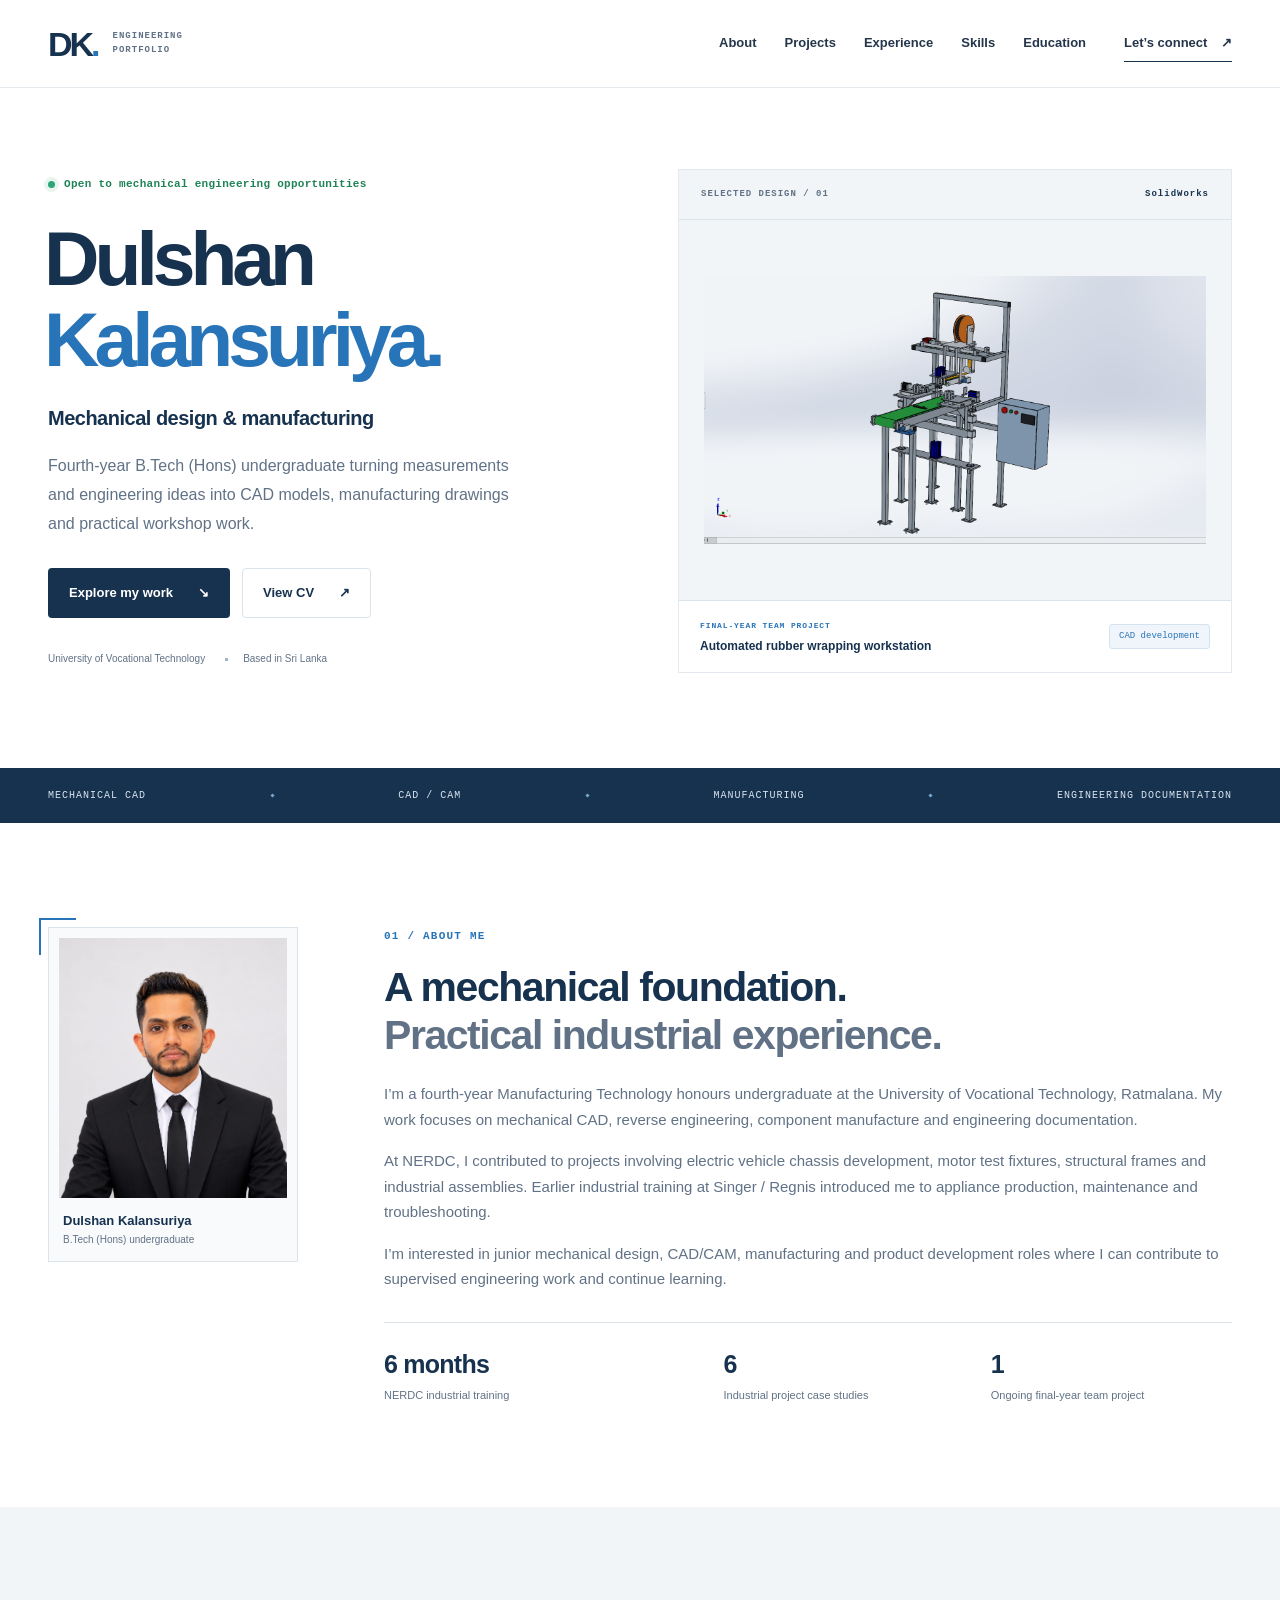
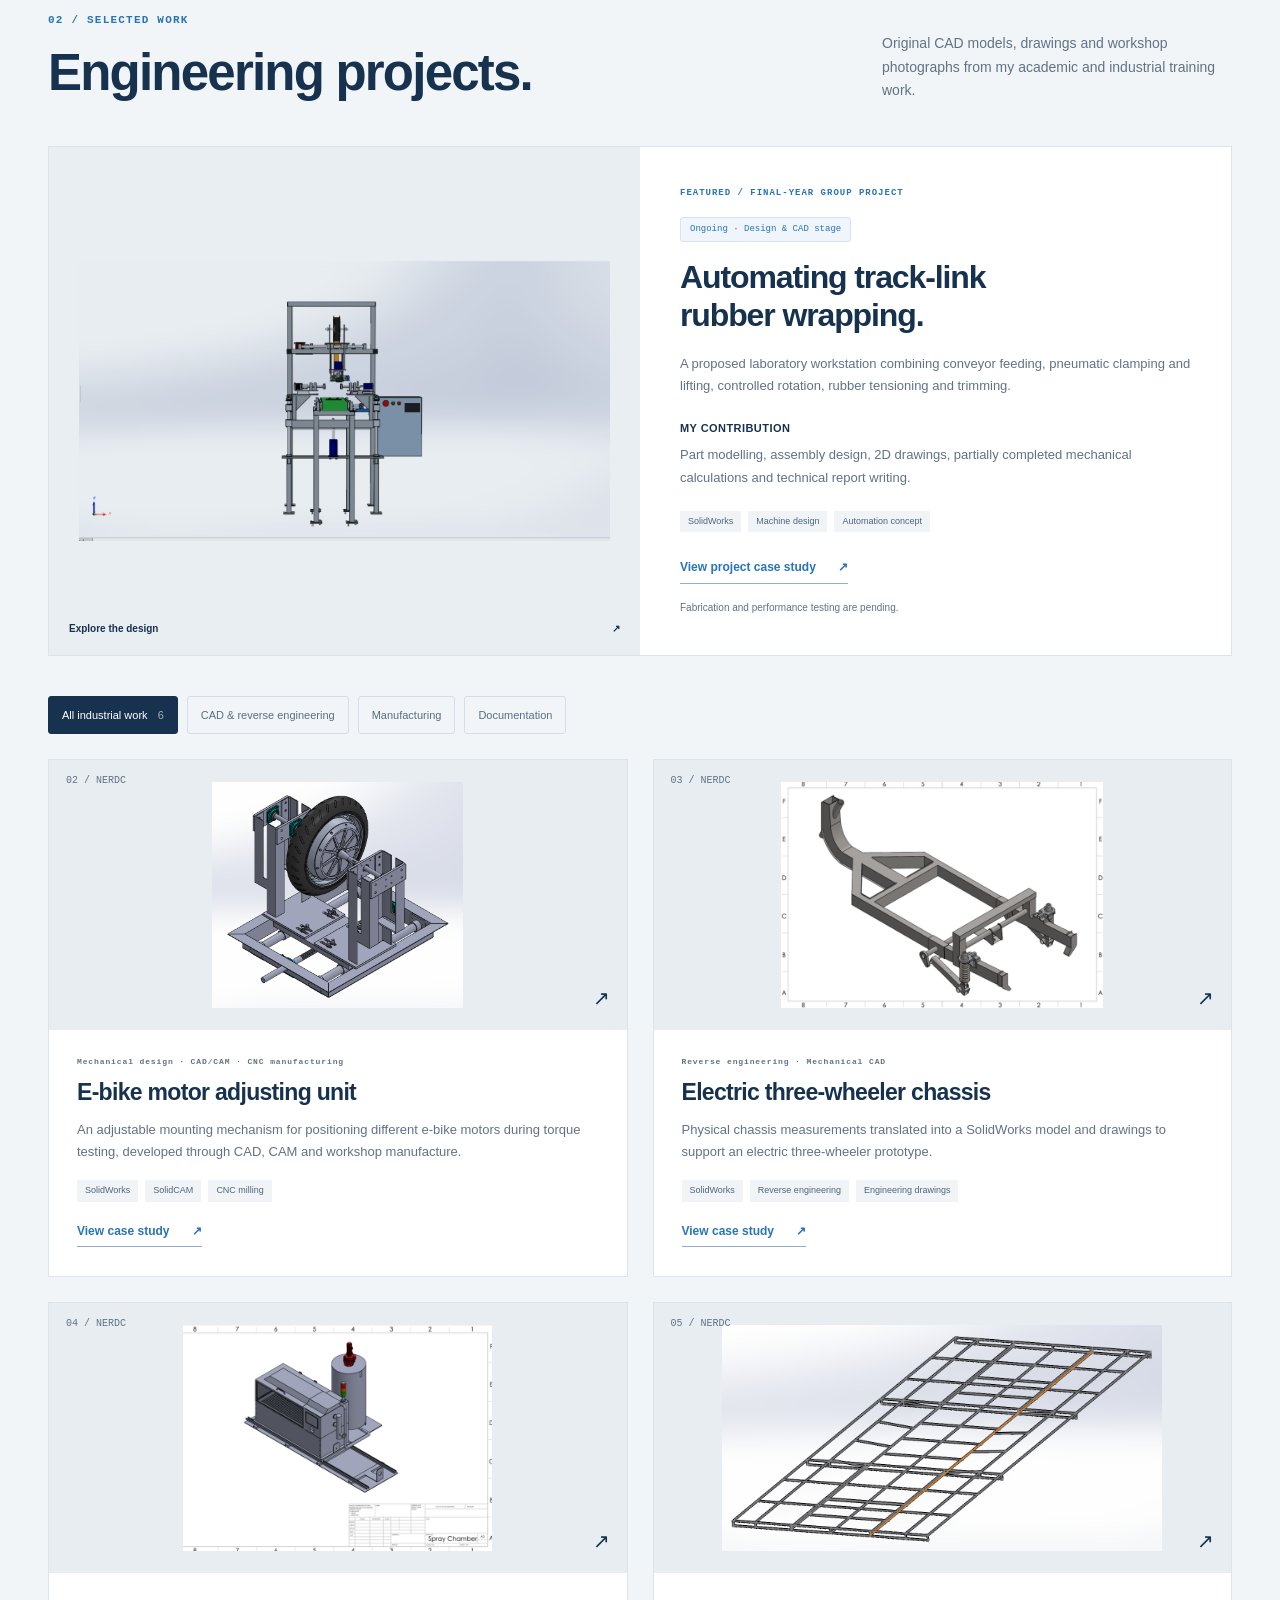
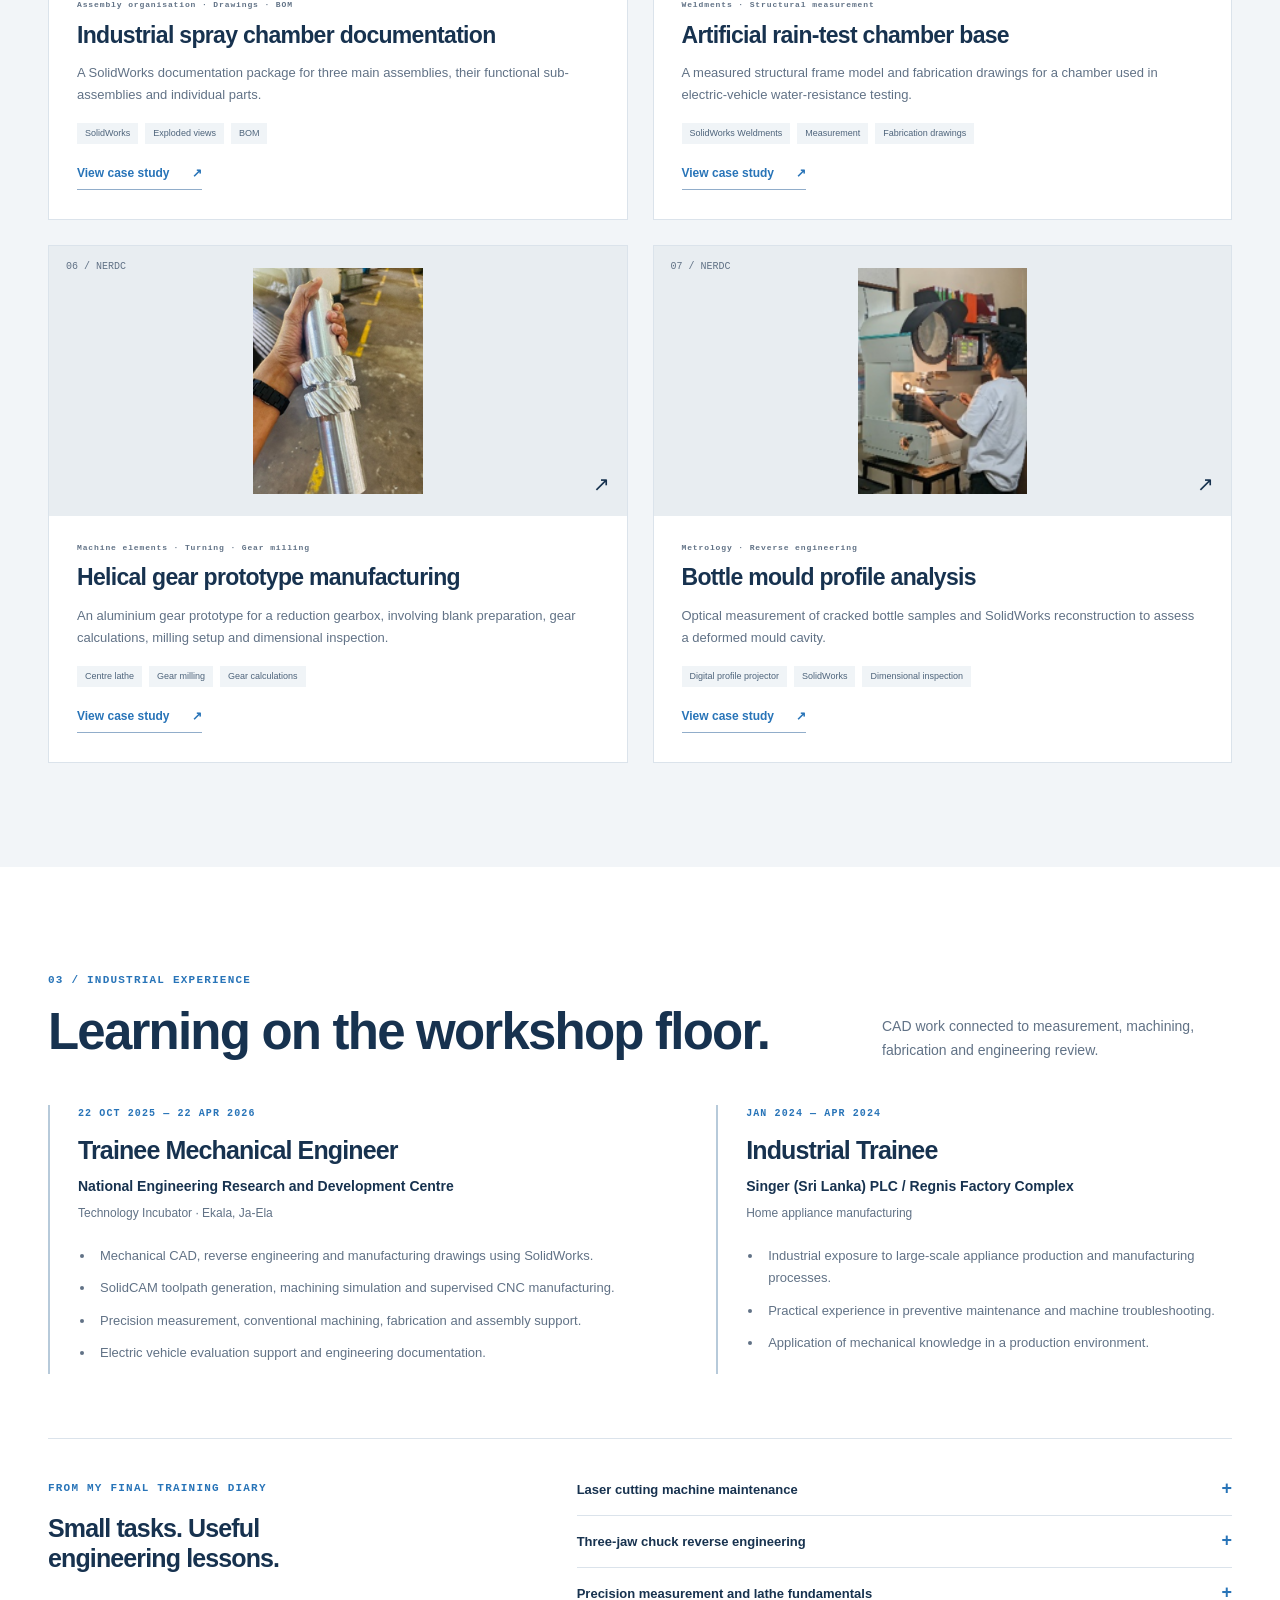
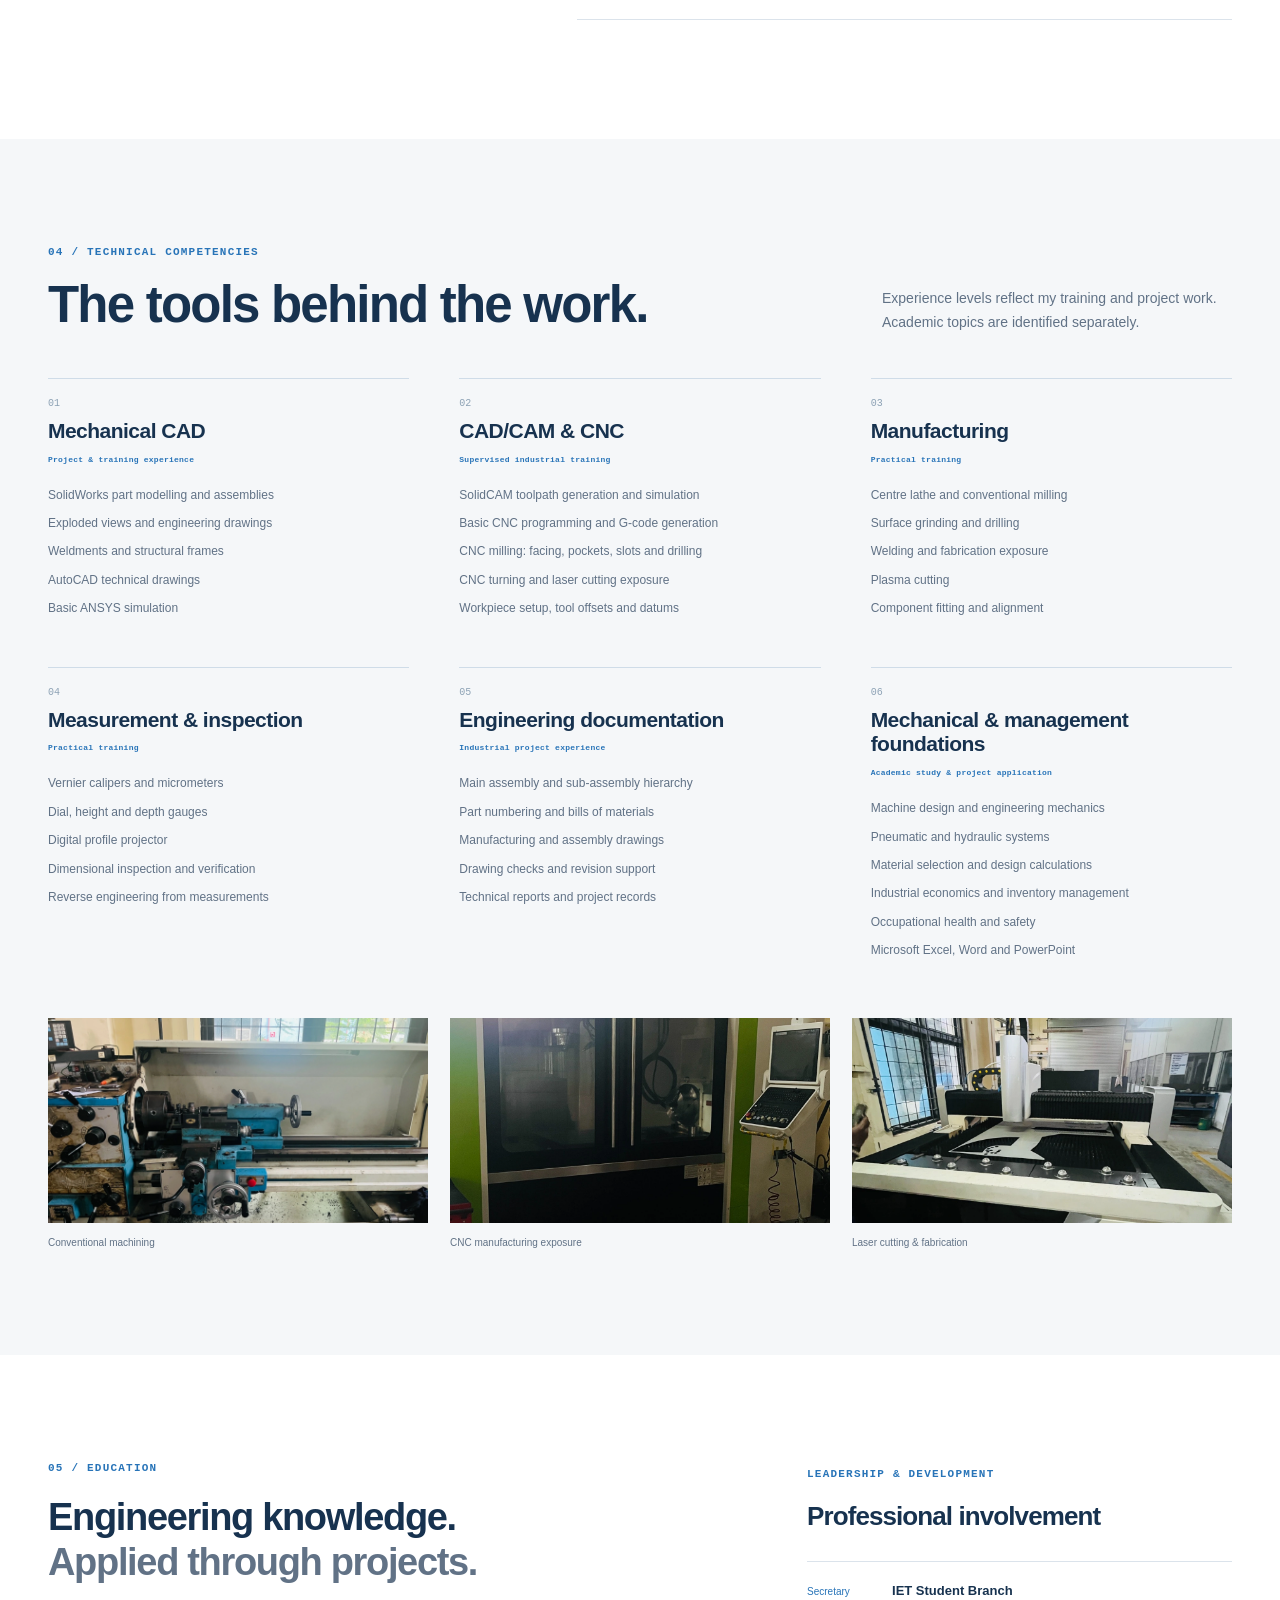
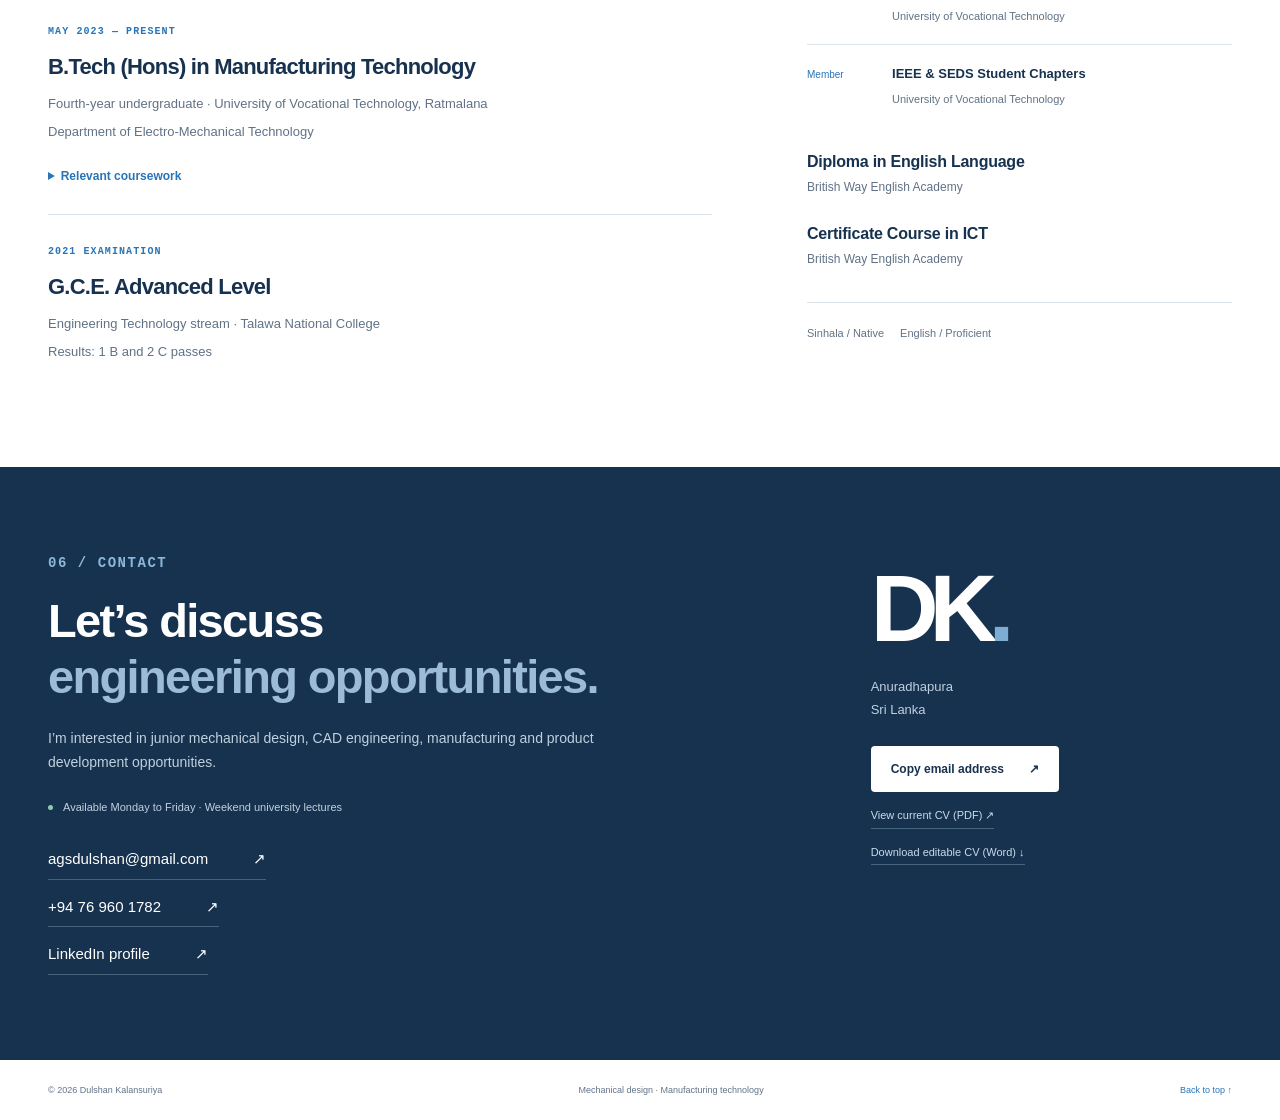
<file: index.html>
<!doctype html>
<html lang="en">
<head>
  <meta charset="utf-8">
  <meta name="viewport" content="width=device-width,initial-scale=1">
  <meta name="theme-color" content="#17324f">
  <meta name="description" content="Dulshan Kalansuriya — Manufacturing Technology honours undergraduate. Mechanical design, SolidWorks, CAD/CAM, CNC manufacturing and engineering project portfolio.">
  <title>Dulshan Kalansuriya | Mechanical Design Portfolio</title>
  <link rel="icon" href="favicon.svg" type="image/svg+xml">
  <link rel="stylesheet" href="styles.css?v=portrait-fit">
  <script src="projects.js?v=spray-assembly-bom" defer></script>
  <script src="app.js?v=motor-cad-views" defer></script>
</head>
<body>
  <a class="skip" href="#main">Skip to content</a>
  <header class="site-header">
    <a class="brand" href="#home" aria-label="Dulshan Kalansuriya home"><span class="monogram">DK<span>.</span></span><span class="brand-caption">ENGINEERING<br>PORTFOLIO</span></a>
    <button class="menu-toggle" aria-expanded="false" aria-controls="navigation" aria-label="Open navigation"><span></span><span></span></button>
    <nav id="navigation" aria-label="Main navigation">
      <a href="#about">About</a><a href="#projects">Projects</a><a href="#experience">Experience</a><a href="#expertise">Skills</a><a href="#education">Education</a>
      <a class="nav-contact" href="#contact">Let’s connect <span aria-hidden="true">↗</span></a>
    </nav>
  </header>
  <main id="main">
    <section class="hero container" id="home">
      <div class="hero-copy">
        <p class="availability"><span></span> Open to mechanical engineering opportunities</p>
        <h1>Dulshan<br><span>Kalansuriya.</span></h1>
        <p class="hero-role">Mechanical design &amp; manufacturing</p>
        <p class="hero-description">Fourth-year B.Tech (Hons) undergraduate turning measurements and engineering ideas into CAD models, manufacturing drawings and practical workshop work.</p>
        <div class="hero-actions"><a class="button primary" href="#projects">Explore my work <span aria-hidden="true">↘</span></a><a class="button secondary" href="Dulshan-Kalansuriya-CV.pdf" target="_blank" rel="noopener">View CV <span aria-hidden="true">↗</span></a></div>
        <div class="hero-footnote"><span>University of Vocational Technology</span><span>Based in Sri Lanka</span></div>
      </div>
      <div class="hero-visual">
        <div class="visual-topline"><span>SELECTED DESIGN / 01</span><span>SolidWorks</span></div>
        <a class="hero-image-link" href="#projects" aria-label="Explore the automated rubber wrapping machine project"><img src="wrapping-machine.webp?v=wrapping-cad-20261106" alt="SolidWorks isometric model of the proposed automated rubber wrapping workstation" fetchpriority="high" width="1532" height="820"></a>
        <div class="visual-caption"><div><span class="eyebrow">FINAL-YEAR TEAM PROJECT</span><p>Automated rubber wrapping workstation</p></div><span class="status">CAD development</span></div>
      </div>
    </section>
    <div class="discipline-strip"><div class="container"><span>MECHANICAL CAD</span><i></i><span>CAD / CAM</span><i></i><span>MANUFACTURING</span><i></i><span>ENGINEERING DOCUMENTATION</span></div></div>

    <section class="section container about" id="about">
      <div class="portrait-wrap"><img src="portrait-20261111.jpeg" alt="Dulshan Kalansuriya" width="1174" height="1340" loading="lazy"><p>Dulshan Kalansuriya<span>B.Tech (Hons) undergraduate</span></p></div>
      <div class="about-copy"><p class="eyebrow">01 / ABOUT ME</p><h2>A mechanical foundation.<br><span>Practical industrial experience.</span></h2><p>I’m a fourth-year Manufacturing Technology honours undergraduate at the University of Vocational Technology, Ratmalana. My work focuses on mechanical CAD, reverse engineering, component manufacture and engineering documentation.</p><p>At NERDC, I contributed to projects involving electric vehicle chassis development, motor test fixtures, structural frames and industrial assemblies. Earlier industrial training at Singer / Regnis introduced me to appliance production, maintenance and troubleshooting.</p><p>I’m interested in junior mechanical design, CAD/CAM, manufacturing and product development roles where I can contribute to supervised engineering work and continue learning.</p><div class="about-facts"><div><strong>6 months</strong><span>NERDC industrial training</span></div><div><strong>6</strong><span>Industrial project case studies</span></div><div><strong>1</strong><span>Ongoing final-year team project</span></div></div></div>
    </section>

    <section class="projects-section" id="projects"><div class="container section">
      <div class="section-heading"><div><p class="eyebrow">02 / SELECTED WORK</p><h2>Engineering projects.</h2></div><p>Original CAD models, drawings and workshop photographs from my academic and industrial training work.</p></div>
      <article class="featured-project"><button class="featured-visual" data-project="rubber-wrapping" aria-label="Open rubber wrapping workstation case study"><img src="wrapping-front.webp?v=wrapping-cad-20261106" alt="Front view of the proposed automated rubber wrapping machine" width="1530" height="807" loading="lazy"><span class="image-zoom">Explore the design <span aria-hidden="true">↗</span></span></button><div class="featured-copy"><p class="eyebrow">FEATURED / FINAL-YEAR GROUP PROJECT</p><span class="status">Ongoing · Design &amp; CAD stage</span><h3>Automating track-link<br>rubber wrapping.</h3><p>A proposed laboratory workstation combining conveyor feeding, pneumatic clamping and lifting, controlled rotation, rubber tensioning and trimming.</p><p class="contribution"><strong>My contribution</strong>Part modelling, assembly design, 2D drawings, partially completed mechanical calculations and technical report writing.</p><div class="project-tags"><span>SolidWorks</span><span>Machine design</span><span>Automation concept</span></div><button class="text-link" data-project="rubber-wrapping">View project case study <span aria-hidden="true">↗</span></button><p class="project-note">Fabrication and performance testing are pending.</p></div></article>
      <div class="project-filter" role="group" aria-label="Filter industrial projects"><button data-filter="all" class="active" aria-pressed="true">All industrial work <span>6</span></button><button data-filter="cad" aria-pressed="false">CAD &amp; reverse engineering</button><button data-filter="manufacturing" aria-pressed="false">Manufacturing</button><button data-filter="documentation" aria-pressed="false">Documentation</button></div>
      <div class="project-grid" id="project-grid"></div>
      <p class="results-status sr-only" id="filter-status" role="status" aria-live="polite"></p>
    </div></section>

    <section class="section container" id="experience">
      <div class="section-heading"><div><p class="eyebrow">03 / INDUSTRIAL EXPERIENCE</p><h2>Learning on the workshop floor.</h2></div><p>CAD work connected to measurement, machining, fabrication and engineering review.</p></div>
      <div class="experience-grid"><article class="experience-entry"><p class="date">22 OCT 2025 — 22 APR 2026</p><h3>Trainee Mechanical Engineer</h3><p class="employer">National Engineering Research and Development Centre</p><p class="entry-context">Technology Incubator · Ekala, Ja-Ela</p><ul><li>Mechanical CAD, reverse engineering and manufacturing drawings using SolidWorks.</li><li>SolidCAM toolpath generation, machining simulation and supervised CNC manufacturing.</li><li>Precision measurement, conventional machining, fabrication and assembly support.</li><li>Electric vehicle evaluation support and engineering documentation.</li></ul></article><article class="experience-entry"><p class="date">JAN 2024 — APR 2024</p><h3>Industrial Trainee</h3><p class="employer">Singer (Sri Lanka) PLC / Regnis Factory Complex</p><p class="entry-context">Home appliance manufacturing</p><ul><li>Industrial exposure to large-scale appliance production and manufacturing processes.</li><li>Practical experience in preventive maintenance and machine troubleshooting.</li><li>Application of mechanical knowledge in a production environment.</li></ul></article></div>
      <div class="workshop-notes"><div><p class="eyebrow">FROM MY FINAL TRAINING DIARY</p><h3>Small tasks. Useful engineering lessons.</h3></div><div class="notes-list"><details><summary>Laser cutting machine maintenance</summary><p>Assisted with identifying damaged hoses, measuring replacement lengths and checking the machine after replacement. This reinforced the link between fault identification, replacement specifications and operational checks.</p></details><details><summary>Three-jaw chuck reverse engineering</summary><p>Measured a lathe chuck and prepared sketches and SolidWorks modelling work. The exercise connected physical measurement with part geometry and assembly understanding.</p><div class="workshop-gallery"><figure class="diary-figure"><a href="chuck-cad-23.svg" target="_blank" rel="noopener"><img src="chuck-cad-23.svg" alt="Oblique view of the chuck body and jaws" loading="lazy"></a><figcaption>Oblique view of the chuck body and jaws</figcaption></figure><figure class="diary-figure"><a href="chuck-cad-25.svg" target="_blank" rel="noopener"><img src="chuck-cad-25.svg" alt="Jaw-side view showing the three radial jaw guides" loading="lazy"></a><figcaption>Jaw-side view showing the three radial jaw guides</figcaption></figure><figure class="diary-figure"><a href="chuck-cad-26.svg" target="_blank" rel="noopener"><img src="chuck-cad-26.svg" alt="Rear view showing the adapter plate and central bore" loading="lazy"></a><figcaption>Rear view showing the adapter plate and central bore</figcaption></figure><figure class="diary-figure"><a href="chuck-cad-24.svg" target="_blank" rel="noopener"><img src="chuck-cad-24.svg" alt="Alternate jaw-side view with the housing highlighted in SolidWorks" loading="lazy"></a><figcaption>Alternate jaw-side view with the housing highlighted in SolidWorks</figcaption></figure></div></details><details><summary>Precision measurement and lathe fundamentals</summary><p>Practised using measuring instruments and studied the centre lathe, chuck, carriage and cutting tools. The final diary records caliper and micrometer work alongside basic turning and thread-cutting learning.</p></details></div></div>
    </section>

    <section class="expertise-section" id="expertise"><div class="container section"><div class="section-heading"><div><p class="eyebrow">04 / TECHNICAL COMPETENCIES</p><h2>The tools behind the work.</h2></div><p>Experience levels reflect my training and project work. Academic topics are identified separately.</p></div>
      <div class="skills-grid">
        <article><span class="skill-number">01</span><h3>Mechanical CAD</h3><p class="skill-level">Project &amp; training experience</p><ul><li>SolidWorks part modelling and assemblies</li><li>Exploded views and engineering drawings</li><li>Weldments and structural frames</li><li>AutoCAD technical drawings</li><li>Basic ANSYS simulation</li></ul></article>
        <article><span class="skill-number">02</span><h3>CAD/CAM &amp; CNC</h3><p class="skill-level">Supervised industrial training</p><ul><li>SolidCAM toolpath generation and simulation</li><li>Basic CNC programming and G-code generation</li><li>CNC milling: facing, pockets, slots and drilling</li><li>CNC turning and laser cutting exposure</li><li>Workpiece setup, tool offsets and datums</li></ul></article>
        <article><span class="skill-number">03</span><h3>Manufacturing</h3><p class="skill-level">Practical training</p><ul><li>Centre lathe and conventional milling</li><li>Surface grinding and drilling</li><li>Welding and fabrication exposure</li><li>Plasma cutting</li><li>Component fitting and alignment</li></ul></article>
        <article><span class="skill-number">04</span><h3>Measurement &amp; inspection</h3><p class="skill-level">Practical training</p><ul><li>Vernier calipers and micrometers</li><li>Dial, height and depth gauges</li><li>Digital profile projector</li><li>Dimensional inspection and verification</li><li>Reverse engineering from measurements</li></ul></article>
        <article><span class="skill-number">05</span><h3>Engineering documentation</h3><p class="skill-level">Industrial project experience</p><ul><li>Main assembly and sub-assembly hierarchy</li><li>Part numbering and bills of materials</li><li>Manufacturing and assembly drawings</li><li>Drawing checks and revision support</li><li>Technical reports and project records</li></ul></article>
        <article><span class="skill-number">06</span><h3>Mechanical &amp; management foundations</h3><p class="skill-level">Academic study &amp; project application</p><ul><li>Machine design and engineering mechanics</li><li>Pneumatic and hydraulic systems</li><li>Material selection and design calculations</li><li>Industrial economics and inventory management</li><li>Occupational health and safety</li><li>Microsoft Excel, Word and PowerPoint</li></ul></article>
      </div>
      <div class="workshop-gallery"><figure><img src="lathe.webp?v=wrapping-cad-20261106" alt="Conventional lathe in the NERDC workshop" width="1600" height="1200" loading="lazy"><figcaption>Conventional machining</figcaption></figure><figure><img src="cnc.webp?v=wrapping-cad-20261106" alt="CNC machine used in the industrial training environment" width="1200" height="1600" loading="lazy"><figcaption>CNC manufacturing exposure</figcaption></figure><figure><img src="laser.webp?v=wrapping-cad-20261106" alt="Laser cutting equipment documented during training" width="1200" height="1600" loading="lazy"><figcaption>Laser cutting &amp; fabrication</figcaption></figure></div>
    </div></section>

    <section class="section container education" id="education"><div><p class="eyebrow">05 / EDUCATION</p><h2>Engineering knowledge.<br><span>Applied through projects.</span></h2><div class="education-record"><p class="date">MAY 2023 — PRESENT</p><h3>B.Tech (Hons) in Manufacturing Technology</h3><p>Fourth-year undergraduate · University of Vocational Technology, Ratmalana</p><p class="entry-context">Department of Electro-Mechanical Technology</p><details><summary>Relevant coursework</summary><div class="coursework"><p><strong>Mechanical &amp; manufacturing</strong> Machine Design, Engineering Mechanics, Manufacturing Technology, Engineering Measurements, Mechanics of Materials, Pneumatic and Hydraulic Systems.</p><p><strong>Electrical &amp; thermal</strong> Electrical Technology, Principles of Electronics, Control Systems, Thermodynamics and Applied Thermodynamics.</p><p><strong>Management &amp; professional</strong> Industrial Economics &amp; Management, Materials and Inventory Management, Occupational Health and Safety, Research Methods and engineering communication.</p></div></details></div><div class="education-record compact"><p class="date">2021 EXAMINATION</p><h3>G.C.E. Advanced Level</h3><p>Engineering Technology stream · Talawa National College</p><p class="entry-context">Results: 1 B and 2 C passes</p></div></div>
      <div class="professional-development"><p class="eyebrow">LEADERSHIP &amp; DEVELOPMENT</p><h3>Professional involvement</h3><div class="involvement"><span>Secretary</span><div><strong>IET Student Branch</strong><p>University of Vocational Technology</p></div></div><div class="involvement"><span>Member</span><div><strong>IEEE &amp; SEDS Student Chapters</strong><p>University of Vocational Technology</p></div></div><div class="qualification"><h4>Diploma in English Language</h4><p>British Way English Academy</p></div><div class="qualification"><h4>Certificate Course in ICT</h4><p>British Way English Academy</p></div><div class="language-note"><span>Sinhala / Native</span><span>English / Proficient</span></div></div>
    </section>

    <section class="contact-section" id="contact"><div class="container"><div><p class="eyebrow">06 / CONTACT</p><h2>Let’s discuss<br><span>engineering opportunities.</span></h2><p>I’m interested in junior mechanical design, CAD engineering, manufacturing and product development opportunities.</p><p class="contact-availability"><span></span> Available Monday to Friday · Weekend university lectures</p><div class="contact-links"><a href="mailto:agsdulshan@gmail.com">agsdulshan@gmail.com <span aria-hidden="true">↗</span></a><a href="tel:+94769601782">+94 76 960 1782 <span aria-hidden="true">↗</span></a><a href="https://www.linkedin.com/in/dulshankalansuriya" target="_blank" rel="noopener">LinkedIn profile <span aria-hidden="true">↗</span></a></div></div><div class="contact-aside"><span class="contact-monogram">DK<span>.</span></span><p>Anuradhapura<br>Sri Lanka</p><button class="button light" id="copy-email">Copy email address <span aria-hidden="true">↗</span></button><a class="download-link" href="Dulshan-Kalansuriya-CV.pdf" target="_blank" rel="noopener">View current CV (PDF) ↗</a><a class="download-link" href="Dulshan-Kalansuriya-CV.docx" download>Download editable CV (Word) ↓</a><p id="copy-status" role="status" aria-live="polite"></p></div></div></section>
  </main>
  <footer class="site-footer container"><span>© 2026 Dulshan Kalansuriya</span><span>Mechanical design · Manufacturing technology</span><a href="#home">Back to top ↑</a></footer>

  <dialog id="project-dialog" class="project-dialog" aria-labelledby="case-title"><button class="dialog-close" id="close-project" aria-label="Close project case study">Close <span aria-hidden="true">×</span></button><div id="case-content"></div></dialog>
  <dialog id="image-dialog" class="image-dialog" aria-label="Project image viewer"><button class="lightbox-close" id="close-image" aria-label="Close enlarged image">Close ×</button><figure><img id="large-image" src="wrapping-machine.webp?v=wrapping-cad-20261106" alt=""><figcaption id="large-caption"></figcaption></figure></dialog>
</body>
</html>
</file>
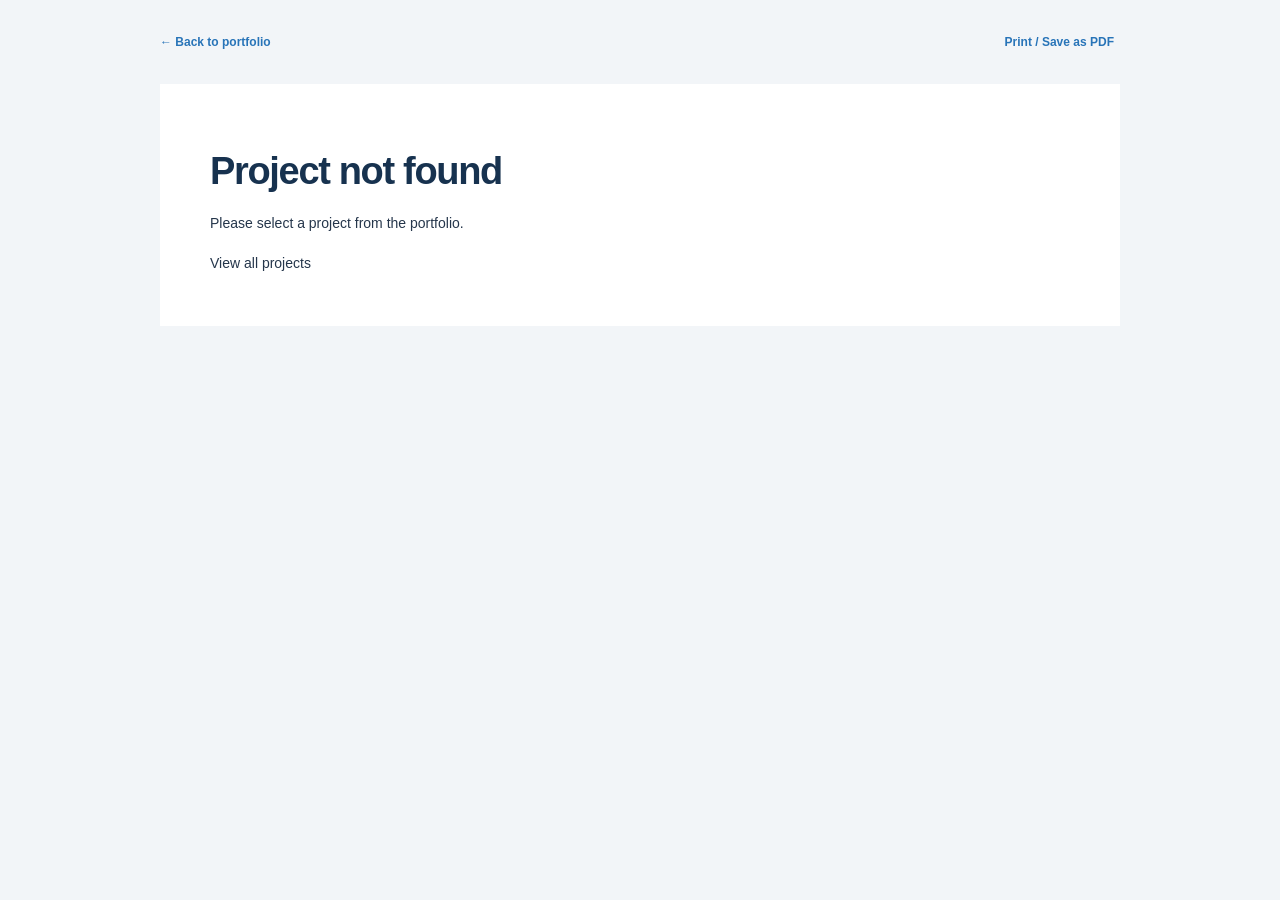
<file: case-study.html>
<!doctype html><html lang="en"><head><meta charset="utf-8"><meta name="viewport" content="width=device-width,initial-scale=1"><meta name="theme-color" content="#17324f"><title>Project brief | Dulshan Kalansuriya</title><link rel="icon" href="favicon.svg" type="image/svg+xml"><link rel="stylesheet" href="styles.css"><style>body{background:#f2f5f8}.brief-nav{width:min(960px,calc(100% - 40px));margin:25px auto;display:flex;justify-content:space-between;gap:20px;font-size:12px}.brief-nav a{color:#2874b8}.brief-nav button{border:0;background:none;color:#2874b8;font-weight:600}.brief{width:min(960px,calc(100% - 40px));margin:0 auto 50px;background:white;padding:50px}.brief-owner{font-size:12px;color:#617286;margin-bottom:30px}.brief h1{font-size:38px;margin:15px 0 18px}.brief .lead{font-size:17px;margin:22px 0}.brief h2{font-size:19px;margin:30px 0 12px;letter-spacing:-.02em}.brief p,.brief li{font-size:14px}.brief ul{padding-left:20px}.brief li{margin-bottom:8px}.brief-images{display:grid;grid-template-columns:1fr 1fr;gap:22px;margin-top:30px}.brief-images figure{padding:15px;background:#f2f5f8;break-inside:avoid}.brief-images img{width:100%;height:235px;object-fit:contain}.brief-images figcaption{font-size:10px;color:#617286;margin-top:12px}.brief-sources{border-top:1px solid #dbe3eb;margin-top:35px;padding-top:18px}.brief-sources p{font-size:11px;color:#617286}@media(max-width:600px){.brief{padding:28px 22px}.brief h1{font-size:30px}.brief-images{grid-template-columns:1fr}.brief-images img{height:250px}.brief .lead{font-size:15px}}@media print{@page{size:A4;margin:17mm}body{background:white}.brief-nav{display:none}.brief{width:100%;padding:0;margin:0}.brief h1{font-size:28px}.brief h2{font-size:15px;break-after:avoid}.brief p,.brief li{font-size:10.5pt}.brief .lead{font-size:12pt}.brief-images img{height:180px}.brief-images{gap:15px}.brief-images figcaption{font-size:8pt}.brief .case-parameters{break-inside:avoid}.brief-owner{font-size:9pt}}</style><script src="projects.js?v=spray-assembly-bom" defer></script><script src="brief.js?v=motor-cad-views" defer></script></head><body><nav class="brief-nav" aria-label="Project brief navigation"><a href="index.html#projects">← Back to portfolio</a><button id="print-brief">Print / Save as PDF</button></nav><main class="brief" id="brief-content"></main></body></html>
</file>
<file: styles.css>
:root{--navy:#17324f;--blue:#2874b8;--bright:#1d66c2;--text:#25364b;--muted:#617286;--line:#dbe3eb;--paper:#f2f5f8;--white:#fff;--green:#208259;--radius:8px;--max:1200px}
*{box-sizing:border-box}html{scroll-behavior:smooth;scroll-padding-top:100px}body{margin:0;color:var(--text);background:var(--white);font-family:Aptos,"Segoe UI",Arial,sans-serif;font-size:16px;line-height:1.7}body.modal-open{overflow:hidden}button,a{-webkit-tap-highlight-color:transparent}button,input{font:inherit}button{cursor:pointer}a{color:inherit;text-decoration:none}a:focus-visible,button:focus-visible,summary:focus-visible{outline:3px solid #5195d9;outline-offset:5px}img{display:block;max-width:100%}h1,h2,h3,h4,p,figure{margin:0}h1,h2,h3,h4{color:var(--navy);line-height:1.18;letter-spacing:-.035em}p+ p{margin-top:16px}h2{font-size:clamp(34px,4vw,51px);font-weight:650}h2 span{color:var(--muted)}h3{font-size:25px;font-weight:650}h4{font-size:18px;letter-spacing:-.015em}.container{width:min(var(--max),calc(100% - 96px));margin-inline:auto}.section{padding-block:104px}.eyebrow,.date,.visual-topline,.brand-caption,.skill-level{font-family:Consolas,"Courier New",monospace;font-size:11px;font-weight:600;letter-spacing:.11em}.eyebrow{color:var(--blue);margin-bottom:17px}.site-header{height:88px;display:flex;align-items:center;justify-content:space-between;gap:32px;padding-inline:max(48px,calc((100vw - var(--max))/2));background:rgba(255,255,255,.96);border-bottom:1px solid #e6ebf0;position:sticky;top:0;z-index:20;backdrop-filter:blur(12px)}.brand{display:flex;gap:15px;align-items:center}.monogram{font-size:34px;font-weight:800;letter-spacing:-3px;color:var(--navy);line-height:1}.monogram span{color:var(--blue)}.brand-caption{font-size:9px;line-height:1.45;letter-spacing:.11em;color:var(--muted)}nav{display:flex;align-items:center;gap:28px;font-size:13px;font-weight:600}nav a{padding:7px 0;white-space:nowrap}nav a:hover,nav a.current{color:var(--blue)}.nav-contact{border-bottom:1px solid var(--navy);margin-left:10px}.nav-contact span{margin-left:10px}.menu-toggle{display:none}.skip{position:fixed;top:-80px;left:20px;background:var(--navy);color:white;padding:12px;z-index:100}.skip:focus{top:12px}
.hero{display:grid;grid-template-columns:1.02fr 1fr;gap:65px;align-items:center;min-height:680px;padding-block:74px 88px}.availability{font-family:Consolas,monospace;color:var(--green);font-size:11px;font-weight:600;letter-spacing:.025em;display:flex;align-items:center;gap:9px;margin-bottom:24px}.availability span,.contact-availability span{width:7px;height:7px;flex:none;border-radius:50%;background:#2da576;box-shadow:0 0 0 4px #e9f6ef}.hero h1{font-size:clamp(58px,6vw,82px);font-weight:700;letter-spacing:-.065em;line-height:1.05;margin-left:-4px}.hero h1 span{color:var(--blue)}.hero-role{font-size:20px;color:var(--navy);font-weight:600;margin-top:22px;letter-spacing:-.025em}.hero-description{color:var(--muted);font-size:16px;max-width:480px;margin-top:17px;line-height:1.8}.hero-actions{display:flex;flex-wrap:wrap;gap:12px;margin-top:29px}.button{display:inline-flex;align-items:center;justify-content:space-between;gap:25px;padding:13px 20px;border-radius:4px;font-size:13px;font-weight:650;border:1px solid transparent;transition:background .18s,transform .18s}.button:hover{transform:translateY(-2px)}.primary{color:white;background:var(--navy)}.primary:hover{background:var(--blue)}.secondary{border-color:var(--line);background:white;color:var(--navy)}.secondary:hover{border-color:var(--blue)}.hero-footnote{display:flex;flex-wrap:wrap;gap:6px 20px;margin-top:32px;font-size:10px;color:var(--muted)}.hero-footnote span+span:before{content:"";display:inline-block;width:3px;height:3px;margin-right:15px;background:#a3b4c5;vertical-align:middle}.hero-visual{background:var(--paper);border:1px solid #e3e9ef;position:relative;align-self:center}.visual-topline{display:flex;justify-content:space-between;padding:17px 22px;font-size:9px;color:var(--muted);border-bottom:1px solid var(--line)}.visual-topline span:last-child{color:var(--navy)}.hero-image-link{display:flex;justify-content:center;align-items:center;min-height:350px;padding:20px 25px}.hero-image-link img{width:100%;height:340px;object-fit:contain;mix-blend-mode:multiply;transition:transform .4s}.hero-image-link:hover img{transform:scale(1.025)}.visual-caption{border-top:1px solid var(--line);display:flex;justify-content:space-between;gap:15px;align-items:center;background:white;padding:18px 21px}.visual-caption .eyebrow{font-size:8px;display:block;margin-bottom:5px}.visual-caption p{font-size:12px;font-weight:650;color:var(--navy);line-height:1.4}.status{display:inline-block;padding:5px 9px;border:1px solid #d5e2ef;border-radius:3px;background:#eff5fa;color:var(--blue);font-family:Consolas,monospace;font-size:9px;line-height:1.4;white-space:nowrap}.discipline-strip{background:var(--navy);color:#d8e4ef;padding:19px 0}.discipline-strip .container{display:flex;justify-content:space-between;align-items:center;gap:20px;font-family:Consolas,monospace;font-size:10px;letter-spacing:.1em}.discipline-strip i{height:3px;width:3px;background:#79a6ce;transform:rotate(45deg);flex:none}
.about{display:grid;grid-template-columns:250px 1fr;gap:86px;align-items:start}.portrait-wrap{padding:10px;border:1px solid var(--line);background:#f8fafc;position:relative}.portrait-wrap:before{content:"";position:absolute;left:-10px;top:-10px;width:35px;height:35px;border-left:2px solid var(--blue);border-top:2px solid var(--blue)}.portrait-wrap img{width:100%;height:auto}.portrait-wrap p{font-size:13px;font-weight:650;line-height:1.6;padding:13px 4px 3px;color:var(--navy)}.portrait-wrap p span{display:block;font-size:10px;font-weight:400;color:var(--muted)}.about-copy h2{font-size:clamp(29px,3.2vw,43px);margin-bottom:22px}.about-copy>p:not(.eyebrow){font-size:15px;color:var(--muted)}.about-facts{margin-top:30px;padding-top:26px;border-top:1px solid var(--line);display:grid;grid-template-columns:1.3fr 1fr 1fr;gap:26px}.about-facts strong{font-size:25px;font-weight:600;color:var(--navy);letter-spacing:-.03em;display:block;line-height:1.2}.about-facts span{font-size:11px;color:var(--muted);display:block;margin-top:8px;line-height:1.5}
.projects-section{background:var(--paper)}.section-heading{display:flex;align-items:flex-end;justify-content:space-between;gap:55px;margin-bottom:43px}.section-heading>p{font-size:14px;color:var(--muted);max-width:350px}.section-heading .eyebrow{margin-bottom:13px}.featured-project{display:grid;grid-template-columns:1fr 1fr;background:white;border:1px solid var(--line)}.featured-visual{position:relative;background:#e9eef2;border:0;padding:30px;display:flex;align-items:center;justify-content:center;overflow:hidden;min-height:440px}.featured-visual>img{width:100%;height:380px;object-fit:contain;mix-blend-mode:multiply;transition:transform .4s}.featured-visual:hover>img{transform:scale(1.03)}.image-zoom{position:absolute;bottom:18px;left:20px;right:20px;display:flex;justify-content:space-between;color:var(--navy);font-size:10px;font-weight:600}.featured-copy{padding:39px 40px}.featured-copy .eyebrow{font-size:9px;margin-bottom:11px}.featured-copy h3{font-size:32px;margin-top:17px;margin-bottom:18px}.featured-copy>p:not(.eyebrow):not(.project-note){font-size:13px;color:var(--muted)}.contribution{margin-top:22px!important}.contribution strong{display:block;font-size:11px;letter-spacing:.04em;text-transform:uppercase;margin-bottom:7px;color:var(--navy)}.project-tags{display:flex;gap:7px;flex-wrap:wrap;margin-top:22px}.project-tags span{font-size:9px;line-height:1.5;background:#f0f4f7;padding:4px 8px;color:#4e647b}.text-link{background:none;border:0;border-bottom:1px solid #91adca;padding:0 0 5px;color:var(--blue);font-size:12px;font-weight:650;display:inline-flex;gap:22px;align-items:center;margin-top:25px}.text-link:hover{border-color:var(--blue);color:var(--navy)}.project-note{font-size:10px;color:var(--muted);margin-top:15px}.project-filter{display:flex;gap:9px;flex-wrap:wrap;margin:40px 0 25px}.project-filter button{border:1px solid #d4dee8;background:transparent;color:#596e83;padding:9px 13px;border-radius:3px;font-size:11px}.project-filter button.active{background:var(--navy);border-color:var(--navy);color:white}.project-filter button span{margin-left:7px;opacity:.6}.project-grid{display:grid;grid-template-columns:repeat(2,minmax(0,1fr));gap:25px}.project-card{background:white;border:1px solid var(--line);overflow:hidden}.project-card[hidden]{display:none}.card-image{width:100%;height:270px;border:0;background:#e8edf1;position:relative;padding:22px;display:block}.card-image img{height:100%;width:100%;object-fit:contain;transition:transform .35s}.card-image:hover img{transform:scale(1.035)}.card-image .project-index{position:absolute;top:15px;left:17px;font:10px Consolas,monospace;color:var(--muted);z-index:1}.card-image .card-arrow{position:absolute;right:17px;bottom:15px;font-size:20px;color:var(--navy)}.card-body{padding:25px 28px 29px}.card-body .eyebrow{font-size:8px;margin-bottom:10px}.card-body h3{font-size:23px;letter-spacing:-.03em;margin-bottom:13px}.card-body>p{font-size:13px;color:var(--muted);line-height:1.7}.card-body .text-link{margin-top:19px}.card-body .project-tags{margin-top:17px}.sr-only{position:absolute;width:1px;height:1px;margin:-1px;padding:0;overflow:hidden;clip:rect(0,0,0,0);white-space:nowrap}
.experience-grid{display:grid;grid-template-columns:1.15fr 1fr;gap:75px}.experience-entry{border-left:2px solid #b7cada;padding-left:28px}.date{font-size:10px;color:var(--blue);margin-bottom:14px}.experience-entry h3{font-size:25px;margin-bottom:10px}.employer{font-size:14px;color:var(--navy);font-weight:600;line-height:1.5}.entry-context{font-size:12px;color:var(--muted);margin-top:6px}.experience-entry ul{padding-left:17px;color:var(--muted);font-size:13px;margin-top:22px;margin-bottom:0}.experience-entry li{padding-left:5px;margin-bottom:10px}.workshop-notes{display:grid;grid-template-columns:.9fr 1.3fr;gap:75px;margin-top:64px;padding-top:40px;border-top:1px solid var(--line)}.workshop-notes h3{font-size:25px;max-width:310px}.notes-list details{border-bottom:1px solid var(--line);padding:0 0 14px;margin-bottom:15px}.notes-list summary{font-size:13px;font-weight:650;color:var(--navy);cursor:pointer;list-style:none;display:flex;justify-content:space-between;gap:15px}.notes-list summary:after{content:"+";font-size:18px;color:var(--blue);line-height:1.1}.notes-list details[open] summary:after{content:"−"}.notes-list p{font-size:12px;color:var(--muted);margin-top:13px}.expertise-section{background:#f5f7f9}.skills-grid{display:grid;grid-template-columns:repeat(3,minmax(0,1fr));column-gap:50px;row-gap:40px}.skills-grid article{border-top:1px solid #cfdce8;padding-top:19px}.skill-number{font:10px Consolas,monospace;color:#8da2b5;display:block;margin-bottom:10px}.skills-grid h3{font-size:21px;margin-bottom:10px;letter-spacing:-.025em}.skill-level{font-size:8px;color:var(--blue);margin-bottom:19px;letter-spacing:.03em;line-height:1.5}.skills-grid ul{list-style:none;padding:0;margin:0;font-size:12px;color:var(--muted)}.skills-grid li{margin-bottom:8px}.workshop-gallery{display:grid;grid-template-columns:repeat(3,minmax(0,1fr));gap:22px;margin-top:50px}.workshop-gallery img{width:100%;height:205px;object-fit:cover}.workshop-gallery figure:nth-child(2) img,.workshop-gallery figure:nth-child(3) img{object-position:50% 45%}.workshop-gallery figcaption{font-size:10px;color:var(--muted);margin-top:11px}
.education{display:grid;grid-template-columns:1.25fr .8fr;gap:95px}.education h2{font-size:38px;margin-bottom:38px}.education-record{border-bottom:1px solid var(--line);padding-bottom:28px;margin-bottom:28px}.education-record h3{font-size:22px;margin-bottom:13px}.education-record>p:not(.date){font-size:13px;color:var(--muted)}.education-record details{margin-top:23px}.education-record summary{font-size:12px;font-weight:600;color:var(--blue);cursor:pointer}.coursework{margin-top:14px}.coursework p{font-size:12px;color:var(--muted);line-height:1.8}.coursework strong{display:block;color:var(--navy);font-weight:600}.compact{margin-bottom:0;border:0;padding-bottom:0}.professional-development{padding-top:6px}.professional-development>h3{font-size:26px;margin-bottom:29px}.involvement{display:grid;grid-template-columns:70px 1fr;gap:15px;padding-block:18px;border-top:1px solid var(--line);font-size:12px}.involvement>span{font-size:10px;color:var(--blue);padding-top:3px}.involvement strong{color:var(--navy);font-size:13px;font-weight:600}.involvement p{color:var(--muted);font-size:11px;margin-top:5px}.qualification{margin-top:27px}.qualification h4{font-size:16px;margin-bottom:5px}.qualification p{font-size:12px;color:var(--muted)}.language-note{display:flex;flex-wrap:wrap;gap:16px;color:var(--muted);font-size:11px;margin-top:33px;padding-top:21px;border-top:1px solid var(--line)}
.contact-section{background:var(--navy);color:#c8d7e6;padding:85px 0}.contact-section>.container{display:grid;grid-template-columns:1.6fr .8fr;gap:100px}.contact-section .eyebrow{color:#8cb7db}.contact-section h2{color:white;font-size:47px;margin-bottom:23px}.contact-section h2 span{color:#9cbbd6}.contact-section p{font-size:14px;max-width:550px;color:#c0d0df}.contact-availability{font-size:11px!important;margin-top:23px;display:flex;align-items:center;gap:10px}.contact-availability span{box-shadow:none;width:5px;height:5px;background:#88ceac}.contact-links{margin-top:30px;display:flex;flex-direction:column;align-items:flex-start;gap:14px}.contact-links a{border-bottom:1px solid #48627c;color:white;font-size:15px;display:flex;gap:45px;align-items:center;padding-bottom:7px}.contact-links a:hover{color:#a9d3f7}.contact-aside{padding-top:10px;display:flex;flex-direction:column;align-items:flex-start}.contact-monogram{color:white;font-size:94px;line-height:1;font-weight:750;letter-spacing:-9px}.contact-monogram span{color:#7eadd3}.contact-aside>p{font-size:13px;margin-top:20px}.light{background:white;color:var(--navy);border:0;margin-top:25px;font-size:12px}.download-link{font-size:11px;color:#c9daea;border-bottom:1px solid #49647d;padding-bottom:3px;margin-top:14px}.contact-aside #copy-status{font-size:10px;min-height:17px;color:#a6dfc1;margin-top:12px}.site-footer{display:flex;justify-content:space-between;gap:20px;padding-block:23px;font-size:9px;color:var(--muted)}.site-footer a{color:var(--blue)}
dialog{padding:0;border:0;color:var(--text)}dialog::backdrop{background:rgba(10,26,44,.72);backdrop-filter:blur(4px)}.project-dialog{width:min(1000px,calc(100% - 48px));max-height:90vh;border-radius:7px;overflow:auto;overscroll-behavior:contain}.dialog-close{position:sticky;top:0;z-index:4;width:100%;padding:15px 25px;background:var(--navy);border:0;color:white;display:flex;justify-content:space-between;align-items:center;font-size:12px}.dialog-close span{font-size:25px;line-height:1}.case-header{padding:35px 45px 27px}.case-header h2{font-size:38px;margin:15px 0 14px}.case-header>p:not(.eyebrow){font-size:12px;color:var(--muted)}.case-header .status{margin-top:16px}.case-gallery{position:relative;background:#eef2f5;padding:30px 60px 0}.gallery-image-button{display:block;border:0;background:transparent;width:100%;padding:0}.gallery-image-button img{width:100%;height:380px;object-fit:contain}.gallery-controls{padding:18px 0;display:flex;align-items:center;gap:12px}.gallery-controls button{width:35px;height:32px;border:1px solid #ccd9e4;background:white;color:var(--navy);font-size:18px}.gallery-controls .gallery-count{font:10px Consolas,monospace;margin-left:4px;color:var(--blue)}.gallery-controls p{font-size:10px;color:var(--muted);margin-left:auto;max-width:65%;line-height:1.4}.case-body{padding:35px 45px 43px}.case-lead{font-size:15px;line-height:1.8;color:var(--navy)}.case-columns{display:grid;grid-template-columns:1fr 1fr;gap:35px;margin-top:29px}.case-body h3{font-size:17px;letter-spacing:-.02em;margin:0 0 12px}.case-body p:not(.case-lead),.case-body ul{font-size:12px;color:var(--muted)}.case-body ul{padding-left:18px;margin:0}.case-body li{margin-bottom:9px}.case-block{margin-top:29px}.case-parameters{display:grid;grid-template-columns:repeat(3,1fr);gap:1px;background:var(--line);border:1px solid var(--line);margin-top:16px}.case-parameters div{background:#f7f9fb;padding:15px}.case-parameters span{display:block;font-size:9px;color:var(--muted);margin-bottom:8px}.case-parameters strong{font-size:13px;color:var(--navy);font-weight:600}.case-note{font-size:10px!important;margin-top:15px;line-height:1.7}.case-sources{border-top:1px solid var(--line);padding-top:21px;margin-top:31px}.case-sources p{font-size:10px!important}.case-actions{display:flex;justify-content:space-between;align-items:center;gap:20px;margin-top:22px}.case-actions a{font-size:11px;color:var(--blue);border-bottom:1px solid var(--line)}.image-dialog{background:transparent;max-width:95vw;max-height:95vh;width:fit-content;overflow:auto}.image-dialog figure{background:#f5f7f9;padding:20px}.image-dialog img{max-width:85vw;max-height:78vh;object-fit:contain;margin:auto}.image-dialog figcaption{font-size:11px;color:var(--navy);margin-top:15px;text-align:center}.lightbox-close{border:0;background:white;color:var(--navy);float:right;padding:8px 15px;font-size:12px}.image-dialog::backdrop{background:rgba(5,15,27,.9)}
@media(min-width:1600px){.hero{min-height:740px}}@media(max-width:1100px){.container{width:calc(100% - 64px)}.site-header{padding-inline:32px}nav{gap:19px;font-size:12px}.hero{gap:36px}.hero h1{font-size:65px}.hero-image-link{min-height:320px}.hero-image-link img{height:300px}.visual-caption{align-items:flex-start;flex-direction:column;gap:8px}.about{gap:50px;grid-template-columns:225px 1fr}.featured-copy{padding:30px}.featured-copy h3{font-size:28px}.education{gap:55px}.contact-section>.container{gap:55px}.skills-grid{column-gap:30px}.experience-grid{gap:45px}}
@media(max-width:820px){.site-header{height:74px}.brand-caption{font-size:8px}.menu-toggle{display:flex;width:38px;height:38px;flex-direction:column;justify-content:center;gap:6px;border:1px solid var(--line);background:white;padding:10px}.menu-toggle span{height:1px;background:var(--navy);width:100%}nav{display:none;position:absolute;left:0;right:0;top:74px;background:white;border-bottom:1px solid var(--line);padding:20px 32px;align-items:flex-start;gap:16px;flex-direction:column}nav.open{display:flex}.nav-contact{margin-left:0}.hero{padding-block:55px 65px;grid-template-columns:1fr;gap:42px;min-height:auto}.hero-copy{max-width:650px}.hero h1{font-size:70px}.hero-description{max-width:570px}.hero-image-link img{height:350px}.visual-caption{flex-direction:row;align-items:center}.hero-visual{max-width:660px;width:100%}.discipline-strip .container{font-size:8px;gap:12px}.section{padding-block:75px}.about{grid-template-columns:180px 1fr;gap:35px}.about-copy h2{font-size:31px}.about-copy>p:not(.eyebrow){font-size:13px}.about-facts{gap:16px}.about-facts strong{font-size:21px}.about-facts span{font-size:9px}.section-heading{gap:28px;margin-bottom:32px}.section-heading>p{font-size:12px;max-width:270px}.section-heading h2{font-size:36px}.featured-project{grid-template-columns:1fr}.featured-visual{min-height:350px}.featured-visual>img{height:330px}.featured-copy{padding:33px}.featured-copy h3 br{display:none}.featured-copy h3{font-size:32px}.project-grid{gap:20px}.card-image{height:220px}.card-body{padding:22px}.card-body h3{font-size:20px}.card-body>p{font-size:12px}.experience-grid{gap:30px}.experience-entry{padding-left:19px}.experience-entry h3{font-size:23px}.experience-entry ul{font-size:12px}.workshop-notes{grid-template-columns:1fr;gap:28px;margin-top:45px}.workshop-notes h3{max-width:none}.skills-grid{grid-template-columns:repeat(2,minmax(0,1fr));column-gap:35px}.workshop-gallery img{height:155px}.education{grid-template-columns:1fr;gap:55px}.education-record h3{font-size:22px}.education h2{font-size:37px}.professional-development{max-width:600px}.contact-section>.container{grid-template-columns:1fr 220px;gap:35px}.contact-section h2{font-size:36px}.contact-section p{font-size:12px}.contact-links a{font-size:13px}.contact-monogram{font-size:78px}.site-footer span:nth-child(2){display:none}.case-gallery{padding-inline:35px}.case-header,.case-body{padding-inline:30px}.case-header h2{font-size:31px}}
@media(max-width:560px){body{font-size:14px}.container{width:calc(100% - 40px)}.site-header{padding-inline:20px}.hero{padding-top:40px;gap:32px}.availability{font-size:9px;gap:7px;line-height:1.6}.hero h1{font-size:58px}.hero-role{font-size:18px;margin-top:18px}.hero-description{font-size:14px}.hero-actions{gap:10px}.button{font-size:12px;padding:12px 15px;gap:20px}.hero-footnote{margin-top:25px;font-size:9px;gap:6px 12px}.hero-footnote span+span:before{margin-right:10px}.visual-topline{padding:13px 15px;font-size:8px}.hero-image-link{min-height:270px;padding:10px 15px}.hero-image-link img{height:270px}.visual-caption{padding:14px 15px;gap:10px}.visual-caption p{font-size:11px}.visual-caption .status{font-size:8px;white-space:normal;text-align:center;max-width:95px}.discipline-strip{padding:15px 0}.discipline-strip .container{display:grid;grid-template-columns:1fr 1fr;gap:12px;text-align:center;font-size:8px}.discipline-strip i{display:none}.section{padding-block:60px}.about{grid-template-columns:1fr;gap:30px}.portrait-wrap{width:195px;margin-left:10px}.about-copy h2{font-size:31px}.about-copy>p:not(.eyebrow){font-size:14px}.about-facts{gap:18px;grid-template-columns:1.2fr 1fr 1fr}.about-facts span{font-size:10px}.section-heading{display:block}.section-heading>p{max-width:none;margin-top:17px;font-size:13px}.section-heading h2{font-size:34px}.eyebrow{font-size:10px}.featured-visual{min-height:280px;padding:20px}.featured-visual>img{height:270px}.featured-copy{padding:26px 23px}.featured-copy h3{font-size:28px}.project-filter{gap:7px;margin-top:29px}.project-filter button{padding:8px 10px;font-size:10px}.project-grid{grid-template-columns:1fr;gap:22px}.card-image{height:245px}.card-body{padding:23px}.card-body h3{font-size:23px}.card-body>p{font-size:13px}.experience-grid{grid-template-columns:1fr;gap:35px}.experience-entry ul{font-size:13px}.experience-entry h3{font-size:24px}.workshop-notes{margin-top:40px}.notes-list summary{font-size:13px}.notes-list p{font-size:13px}.skills-grid{grid-template-columns:1fr;gap:28px}.skills-grid h3{font-size:23px}.skills-grid ul{font-size:13px}.skill-level{font-size:9px}.workshop-gallery{grid-template-columns:1fr;gap:25px;margin-top:34px}.workshop-gallery img{height:240px}.workshop-gallery figcaption{font-size:11px}.education h2{font-size:32px}.education-record h3{font-size:23px}.education-record>p:not(.date){font-size:13px}.education-record .date{font-size:10px}.professional-development>h3{font-size:25px}.involvement{grid-template-columns:65px 1fr}.contact-section{padding-block:60px}.contact-section>.container{grid-template-columns:1fr;gap:38px}.contact-section h2{font-size:36px}.contact-section p{font-size:14px}.contact-availability{align-items:flex-start;font-size:10px!important;line-height:1.8}.contact-availability span{margin-top:7px}.contact-links a{font-size:15px}.contact-monogram{font-size:75px}.contact-aside>p{font-size:12px}.contact-aside{padding-top:30px;border-top:1px solid #3a526c}.contact-aside .light{font-size:12px}.site-footer{font-size:9px;gap:14px}.project-dialog{width:calc(100% - 20px);max-height:95vh}.dialog-close{padding:12px 18px}.case-header,.case-body{padding:26px 21px}.case-header h2{font-size:28px}.case-gallery{padding:18px 15px 0}.gallery-image-button img{height:260px}.gallery-controls{flex-wrap:wrap;gap:8px;padding-top:12px}.gallery-controls p{max-width:100%;width:100%;margin:3px 0 0}.case-columns{grid-template-columns:1fr;gap:25px}.case-body p:not(.case-lead),.case-body ul{font-size:13px}.case-lead{font-size:14px}.case-parameters{grid-template-columns:repeat(2,1fr)}.case-parameters div{padding:12px}.case-actions{align-items:flex-start;flex-direction:column}.image-dialog figure{padding:12px}.image-dialog img{max-width:89vw}.image-dialog figcaption{max-width:85vw;font-size:10px}}
@media(prefers-reduced-motion:reduce){html{scroll-behavior:auto}*,*:before,*:after{transition:none!important;animation:none!important}}
@media print{.site-header,.hero-actions,.project-filter,.contact-section,.site-footer,dialog,.skip{display:none!important}.container{width:100%}.section{padding-block:25px}.hero{padding:15px 0;min-height:0}.hero h1{font-size:44px}.hero-visual{max-width:330px}.hero-image-link img{height:220px}.discipline-strip{background:white;color:#17324f;border-block:1px solid #ddd}.project-grid{grid-template-columns:1fr 1fr}.project-card,.experience-entry,.skills-grid article{break-inside:avoid}.card-image{height:160px}.about{gap:30px;grid-template-columns:180px 1fr}.section-heading{margin-bottom:20px}.featured-project{break-inside:avoid}.featured-copy{padding:20px}.featured-visual{min-height:200px}.featured-visual>img{height:220px}}

.diary-figure{margin-top:16px;max-width:360px;background:#f2f5f8;padding:12px}.diary-figure img{width:100%;max-height:220px;object-fit:contain}.diary-figure figcaption{font-size:10px;color:#617286;margin-top:9px}
.brief-nav{position:static!important;top:auto!important;left:auto!important;right:auto!important;flex-direction:row!important;align-items:center!important;padding:0!important;border:0!important}
</file>
